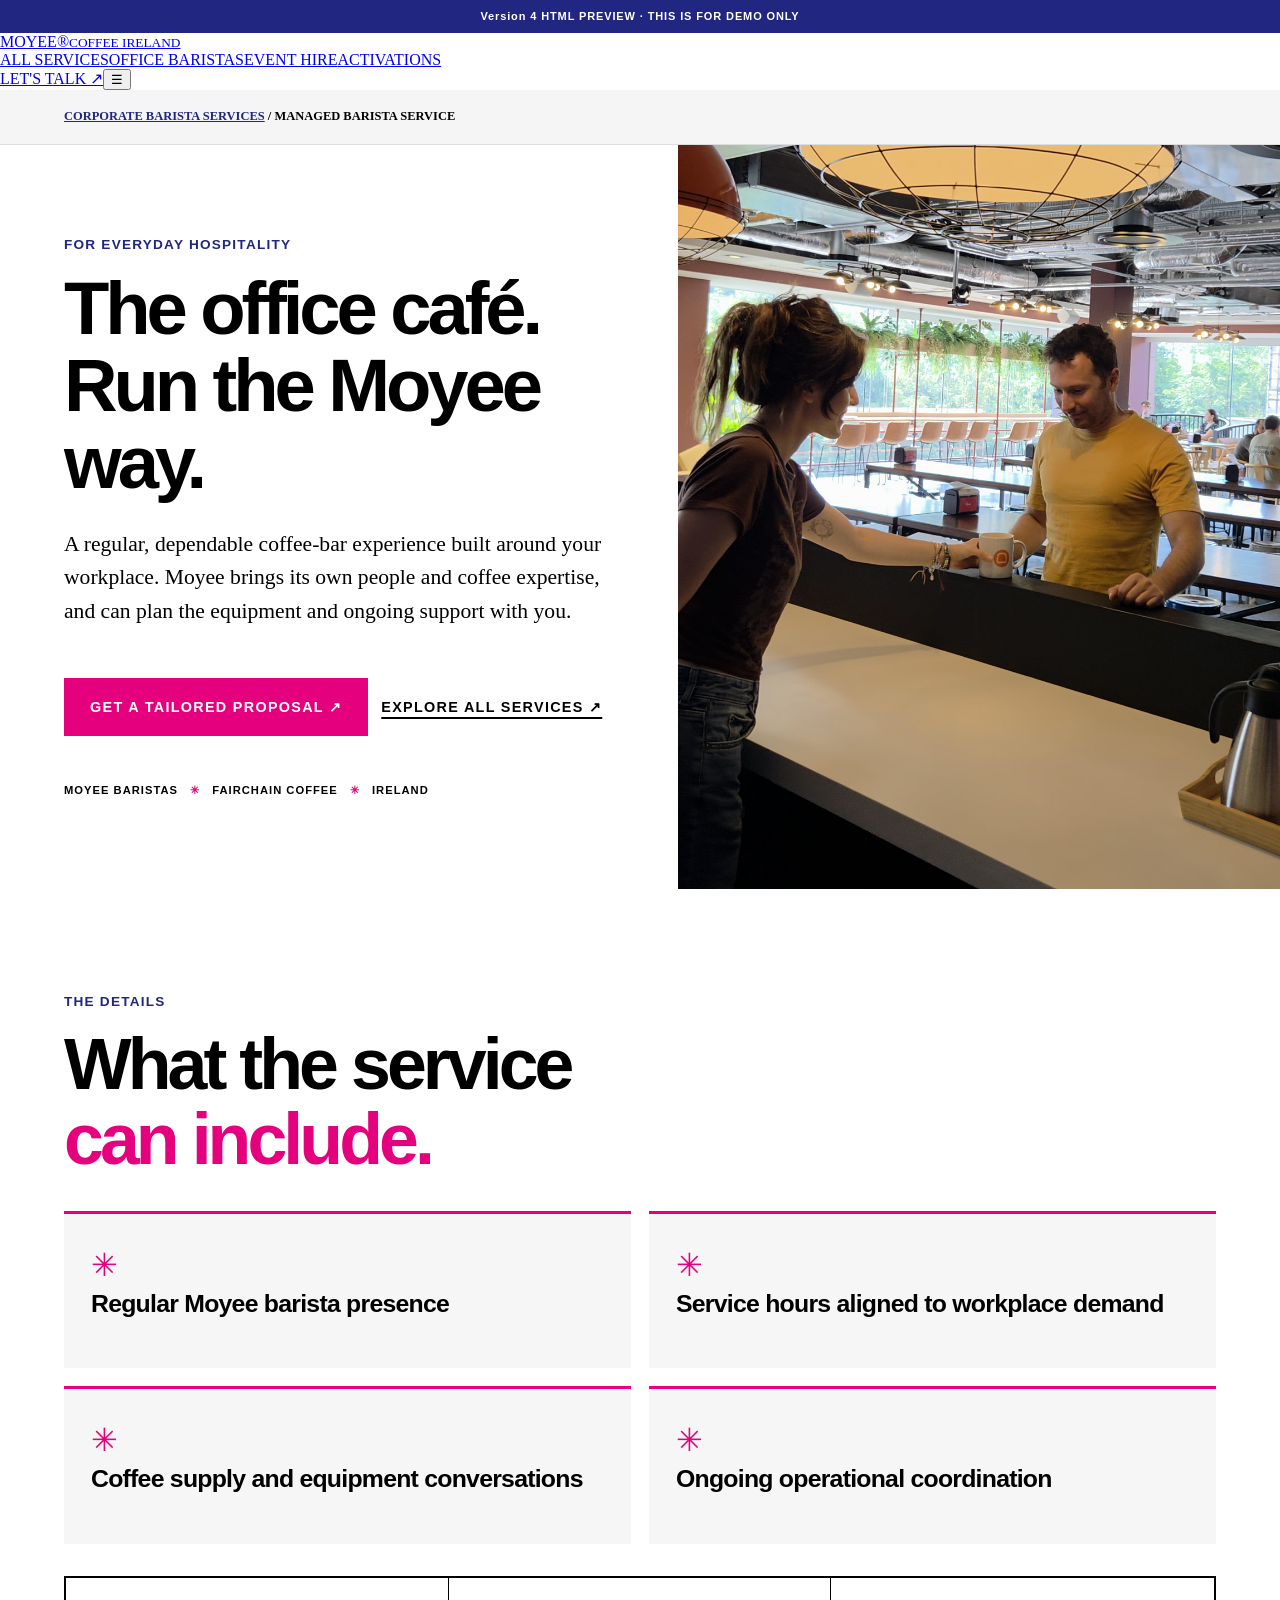
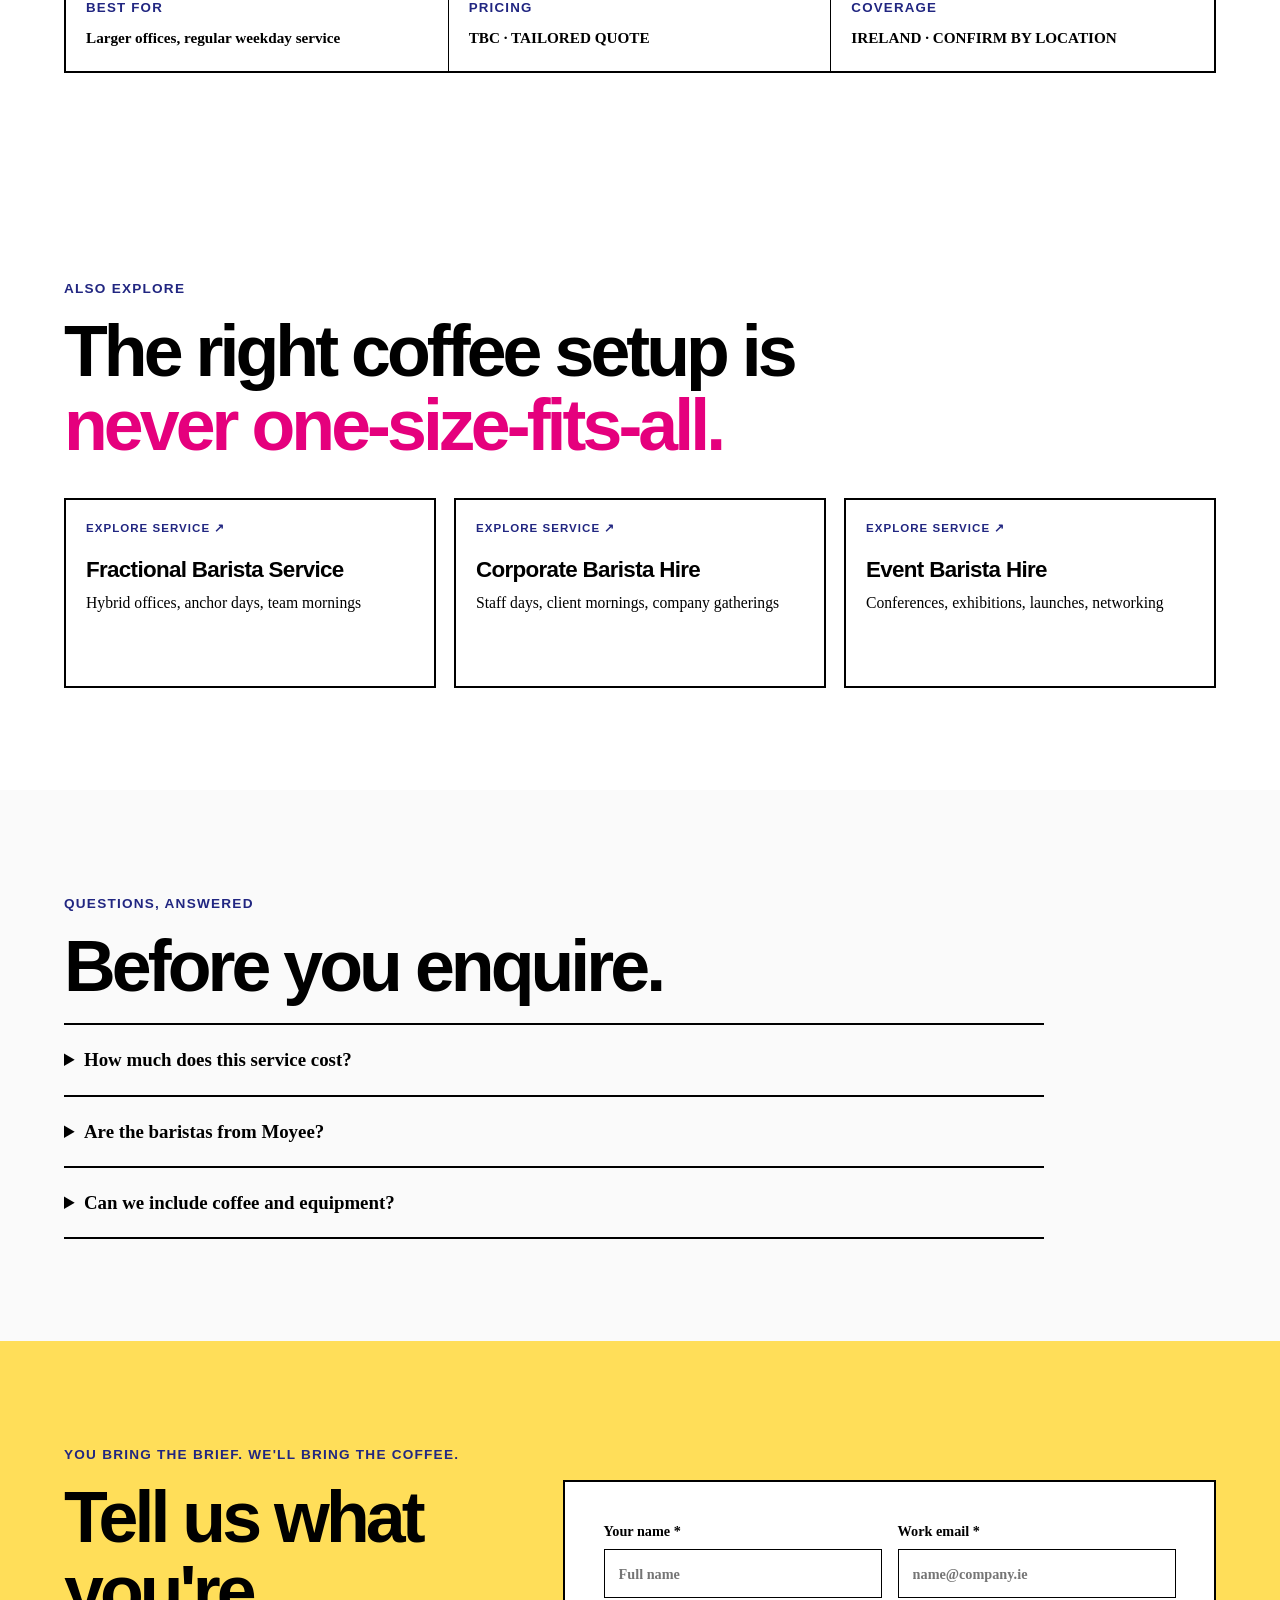
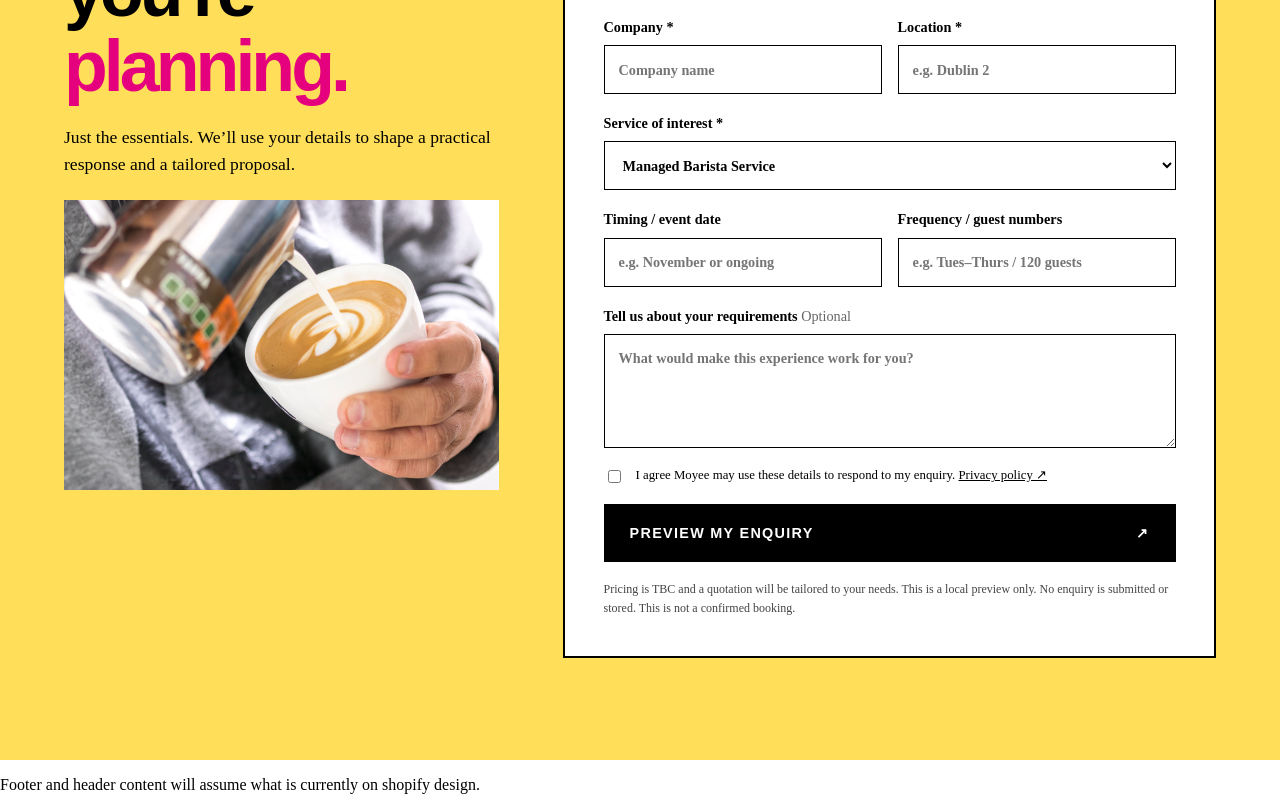
<file: barista-as-a-service.html>
<!DOCTYPE html>

<html lang="en-IE"><head><meta charset="utf-8"/><meta content="width=device-width,initial-scale=1" name="viewport"/><title>Office Barista Service Dublin | Flexible Workplace Coffee | Moyee</title><meta content="Moyee office baristas for hybrid teams, regular workplace coffee bars and temporary cover. Explore flexible barista support in Dublin and enquire." name="description"/><link href="https://moyeecoffee.ie/pages/barista-as-a-service" rel="canonical"/><meta content="#e5007d" name="theme-color"/><meta content="website" property="og:type"/><meta content="Office Barista Service Dublin | Flexible Workplace Coffee | Moyee" property="og:title"/><meta content="Moyee office baristas for hybrid teams, regular workplace coffee bars and temporary cover. Explore flexible barista support in Dublin and enquire." property="og:description"/><meta content="https://moyeecoffee.ie/pages/barista-as-a-service" property="og:url"/><link href="assets/moyee-barista.css" rel="stylesheet"/><link href="assets/preview.css" rel="stylesheet"/><script defer="" src="assets/preview.js"></script><script type="application/ld+json">{"@context": "https://schema.org", "@type": "WebPage", "name": "Office Barista Service Dublin | Flexible Workplace Coffee | Moyee", "url": "https://moyeecoffee.ie/pages/barista-as-a-service", "description": "Moyee office baristas for hybrid teams, regular workplace coffee bars and temporary cover. Explore flexible barista support in Dublin and enquire.", "isPartOf": {"@type": "WebSite", "name": "Moyee Coffee Ireland", "url": "https://moyeecoffee.ie/"}}</script><style id="moyee-managed-clean-images">
/* Managed Barista Service — images are clean, uncropped content, not framed panels. */
.moyee-barista .service-hero .hero-photo.moyee-image-slot,
.moyee-barista .enquiry .form-photo.moyee-image-slot {
  width: min(100%, 605px) !important;
  height: auto !important;
  min-height: 0 !important;
  max-height: none !important;
  aspect-ratio: auto !important;
  padding: 0 !important;
  margin: 0 !important;
  border: 0 !important;
  border-radius: 0 !important;
  outline: none !important;
  box-shadow: none !important;
  background: transparent !important;
  overflow: visible !important;
  display: block !important;
  align-self: center;
  justify-self: center;
}
.moyee-barista .enquiry .form-photo.moyee-image-slot {
  width: min(100%, 500px) !important;
  margin-top: 22px !important;
}
.moyee-barista .moyee-image-slot > img {
  display: block;
  width: 100% !important;
  height: auto !important;
  min-width: 0 !important;
  max-width: 100% !important;
  max-height: none !important;
  aspect-ratio: auto !important;
  object-fit: contain !important;
  object-position: center !important;
  padding: 0 !important;
  margin: 0 !important;
  border: none !important;
  border-radius: 0 !important;
  outline: none !important;
  box-shadow: none !important;
  background: transparent !important;
  position: static !important;
}
/* Display image instead of directions only when it has loaded successfully. */
.moyee-barista .moyee-image-slot.moyee-image-loaded > :not(img) { display: none !important; }
.moyee-barista .moyee-image-slot:not(.moyee-image-loaded) > img { visibility: hidden !important; }
.moyee-barista .moyee-image-slot:not(.moyee-image-loaded) {
  min-height: 170px !important;
}
@media (max-width: 720px) {
  .moyee-barista .service-hero .hero-photo.moyee-image-slot { width: 100% !important; max-width: 518px !important; }
  .moyee-barista .enquiry .form-photo.moyee-image-slot { width: min(100%, 390px) !important; }
}
</style></head><body><div class="preview-ribbon">Version 4 HTML PREVIEW · THIS IS FOR DEMO ONLY</div><header class="top"><a aria-label="Moyee services home" class="wordmark" href="index.html">MOYEE<span>®</span><small>COFFEE IRELAND</small></a><nav aria-label="Main navigation"><a href="index.html">ALL SERVICES</a><a href="barista-as-a-service.html">OFFICE BARISTAS</a><a href="corporate-event-barista-hire.html">EVENT HIRE</a><a href="branded-coffee-activations.html">ACTIVATIONS</a></nav><a class="nav-cta" href="index.html#enquire">LET'S TALK ↗</a><button aria-expanded="false" aria-label="Toggle menu" class="menu" type="button">☰</button></header>
<div class="moyee-barista" data-moyee-barista=""><main><div class="crumb"><a href="index.html">CORPORATE BARISTA SERVICES</a> / MANAGED BARISTA SERVICE</div><section class="service-hero"><div><div class="eyebrow">FOR EVERYDAY HOSPITALITY</div><h1>The office café. Run the Moyee way.</h1><p class="hero-desc">A regular, dependable coffee-bar experience built around your workplace. Moyee brings its own people and coffee expertise, and can plan the equipment and ongoing support with you.</p><div class="cta-row"><a class="btn btn-pink" href="#enquire">GET A TAILORED PROPOSAL ↗</a><a class="text-link" href="index.html#services">EXPLORE ALL SERVICES ↗</a></div><div class="micro-trust">MOYEE BARISTAS <span>✳</span> FAIRCHAIN COFFEE <span>✳</span> IRELAND</div></div><div aria-label="Image placeholder: REAL MOYEE PHOTO: a fully functioning staffed workplace espresso bar during morning service, wide enough to show the office context." class="photo hero-photo moyee-image-slot" data-image-file="moyee-managed-hero.jpg"><img alt="Moyee barista operating a staffed workplace espresso bar during morning service." decoding="async" loading="eager" onerror="this.style.display='none';this.parentElement.classList.remove('moyee-image-loaded')" onload="this.parentElement.classList.add('moyee-image-loaded')" src="assets/moyee-managed-hero.jpg"/><span class="placeholder-chip">PHOTO DIRECTION / REPLACE WITH REAL IMAGE</span><strong>THE SERVICE, IN REAL LIFE</strong><p>REAL MOYEE PHOTO: a fully functioning staffed workplace espresso bar during morning service, wide enough to show the office context.</p><span class="moyee-file-label">ADD IMAGE: assets/moyee-managed-hero.jpg</span></div></section><section class="section"><div class="section-head"><div class="eyebrow">THE DETAILS</div><h2>What the service<br/><em>can include.</em></h2></div><div class="inclusion-grid"><div class="inclusion"><span>✳</span><h3>Regular Moyee barista presence</h3></div><div class="inclusion"><span>✳</span><h3>Service hours aligned to workplace demand</h3></div><div class="inclusion"><span>✳</span><h3>Coffee supply and equipment conversations</h3></div><div class="inclusion"><span>✳</span><h3>Ongoing operational coordination</h3></div></div><div class="info-strip"><div><small>BEST FOR</small><strong>Larger offices, regular weekday service</strong></div><div><small>PRICING</small><strong>TBC · TAILORED QUOTE</strong></div><div><small>COVERAGE</small><strong>IRELAND · CONFIRM BY LOCATION</strong></div></div></section><section class="section"><div class="section-head"><div class="eyebrow">ALSO EXPLORE</div><h2>The right coffee setup is <em>never one-size-fits-all.</em></h2></div><div class="card-grid"><a class="service-card mini" href="barista-as-a-service.html"><div class="card-n">EXPLORE SERVICE ↗</div><h3>Fractional Barista Service</h3><p>Hybrid offices, anchor days, team mornings</p></a><a class="service-card mini" href="corporate-event-barista-hire.html"><div class="card-n">EXPLORE SERVICE ↗</div><h3>Corporate Barista Hire</h3><p>Staff days, client mornings, company gatherings</p></a><a class="service-card mini" href="corporate-event-barista-hire.html"><div class="card-n">EXPLORE SERVICE ↗</div><h3>Event Barista Hire</h3><p>Conferences, exhibitions, launches, networking</p></a></div></section><section class="section faq"><div class="eyebrow">QUESTIONS, ANSWERED</div><h2>Before you enquire.</h2><details><summary>How much does this service cost?</summary><p>Pricing is TBC. We provide tailored quotes based on location, service hours, volume and setup requirements.</p></details><details><summary>Are the baristas from Moyee?</summary><p>Yes, the offer is positioned around Moyee baristas delivering the Moyee coffee experience, subject to availability and agreed service terms.</p></details><details><summary>Can we include coffee and equipment?</summary><p>We can discuss coffee supply, machines and support as part of a tailored workplace setup. Final inclusions are agreed in the proposal.</p></details></section><section class="enquiry section" id="enquire"><div class="eyebrow">YOU BRING THE BRIEF. WE'LL BRING THE COFFEE.</div><div class="form-grid"><div><h2>Tell us what you're <em>planning.</em></h2><p>Just the essentials. We’ll use your details to shape a practical response and a tailored proposal.</p><div aria-label="Image placeholder: REAL MOYEE PHOTO: barista handing a finished coffee across the counter to a smiling client; human, unposed, authentic." class="photo form-photo moyee-image-slot" data-image-file="moyee-managed-enquiry.jpg"><img alt="Moyee barista handing a freshly made coffee to an employee." decoding="async" loading="lazy" onerror="this.style.display='none';this.parentElement.classList.remove('moyee-image-loaded')" onload="this.parentElement.classList.add('moyee-image-loaded')" src="assets/moyee-managed-enquiry.jpg"/><span class="placeholder-chip">PHOTO DIRECTION / REPLACE WITH REAL IMAGE</span><strong>A MOMENT OF CONNECTION</strong><p>REAL MOYEE PHOTO: barista handing a finished coffee across the counter to a smiling client; human, unposed, authentic.</p><span class="moyee-file-label">ADD IMAGE: assets/moyee-managed-enquiry.jpg</span></div></div><form class="lead-form" data-demo-form="" id="MoyeeBaristaEnquiry">
<input name="contact[subject]" type="hidden" value="Moyee B2B Barista Services Enquiry"/>
<input name="contact[origin_page]" type="hidden" value="https://moyeecoffee.ie/pages/barista-as-a-service"/>
<input id="MoyeeEnquiryBody-barista-as-a-service" name="contact[body]" type="hidden" value="Corporate barista enquiry submitted via Office Barista Service Dublin | Moyee Coffee"/>
<div class="two"><label>Your name *<input autocomplete="name" name="contact[name]" placeholder="Full name" required=""/></label><label>Work email *<input autocomplete="email" name="contact[email]" placeholder="name@company.ie" required="" type="email"/></label></div>
<div class="two"><label>Company *<input autocomplete="organization" name="contact[company]" placeholder="Company name" required=""/></label><label>Location *<input name="contact[location]" placeholder="e.g. Dublin 2" required=""/></label></div>
<label>Service of interest *<select id="MoyeeServiceSelect-barista-as-a-service" name="contact[service]" required=""><option value="Fractional Barista Service">Fractional Barista Service</option><option selected="selected" value="Managed Barista Service">Managed Barista Service</option><option value="Corporate Barista Hire">Corporate Barista Hire</option><option value="Event Barista Hire">Event Barista Hire</option><option value="Temporary Barista Cover">Temporary Barista Cover</option><option value="Coffee Bar &amp; Barista Package">Coffee Bar &amp; Barista Package</option><option value="Brand &amp; Coffee Activations">Brand &amp; Coffee Activations</option><option value="Not sure yet — help me choose">Not sure yet — help me choose</option></select></label>
<div class="two"><label>Timing / event date<input name="contact[timing]" placeholder="e.g. November or ongoing"/></label><label>Frequency / guest numbers<input name="contact[scale]" placeholder="e.g. Tues–Thurs / 120 guests"/></label></div>
<label>Tell us about your requirements <span class="optional">Optional</span><textarea name="contact[requirements]" placeholder="What would make this experience work for you?" rows="4"></textarea></label>
<label class="consent"><input name="moyee_consent" required="" type="checkbox"/> <span>I agree Moyee may use these details to respond to my enquiry. <a href="https://moyeecoffee.ie/policies/privacy-policy">Privacy policy ↗</a></span></label>
<button class="btn btn-black" type="submit">PREVIEW MY ENQUIRY <span>↗</span></button>
<p class="form-micro">Pricing is TBC and a quotation will be tailored to your needs. This is a local preview only. No enquiry is submitted or stored. This is not a confirmed booking.</p>
</form></div></section></main></div>
<footer><div></div><p>Footer and header content will assume what is currently on shopify design.</p></div></footer><script></script>
</file>
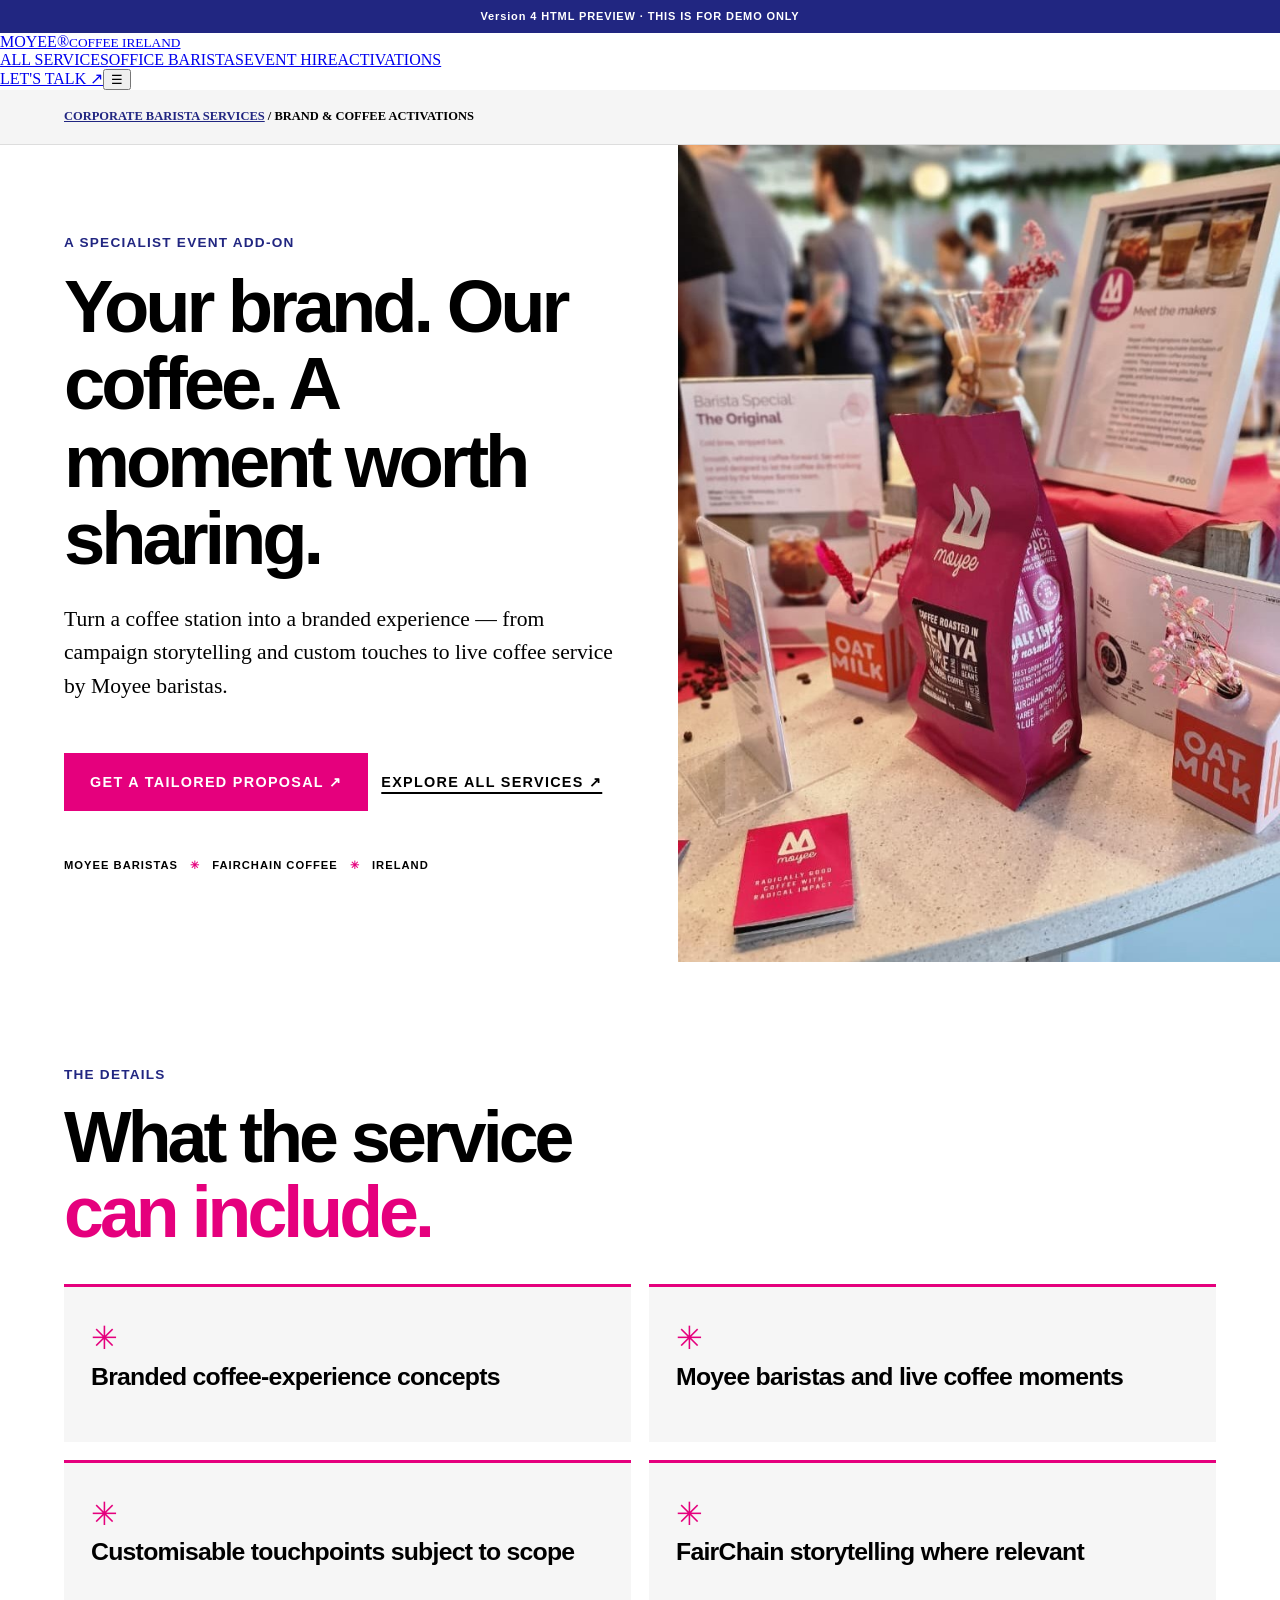
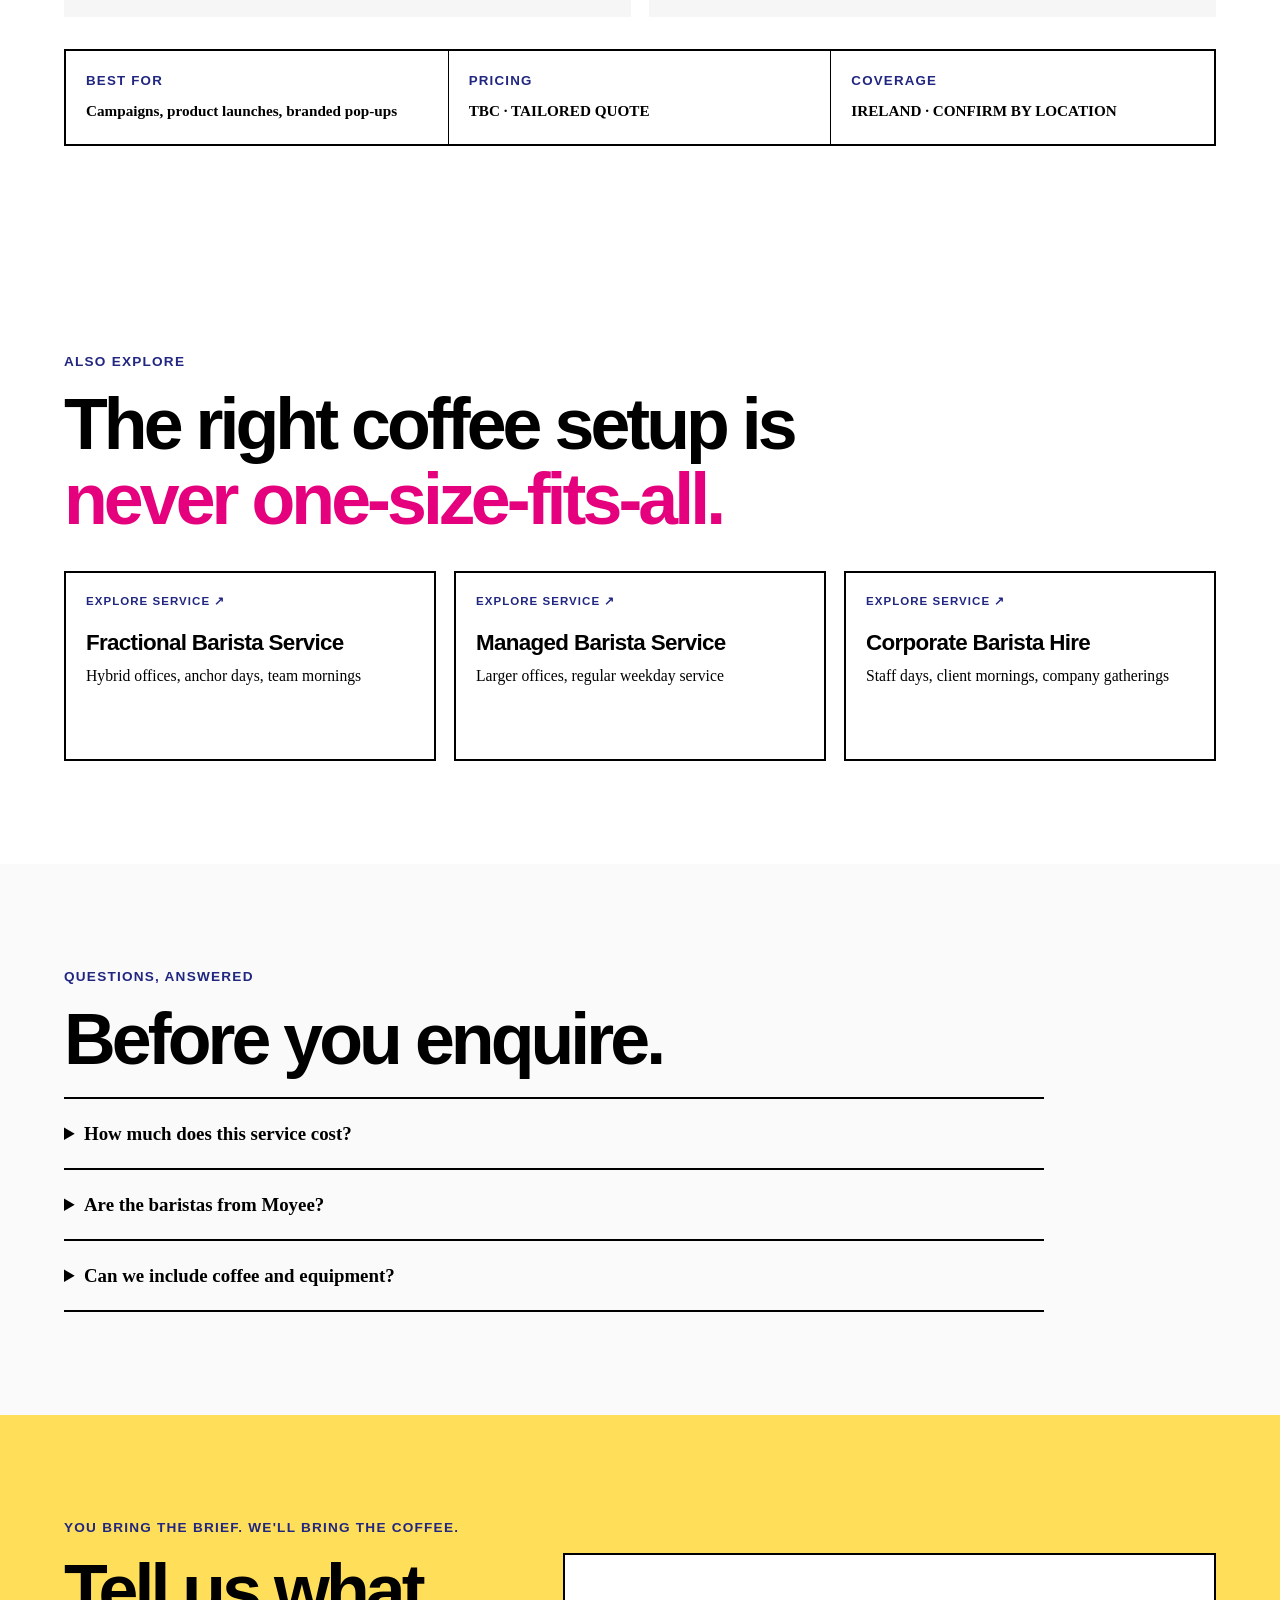
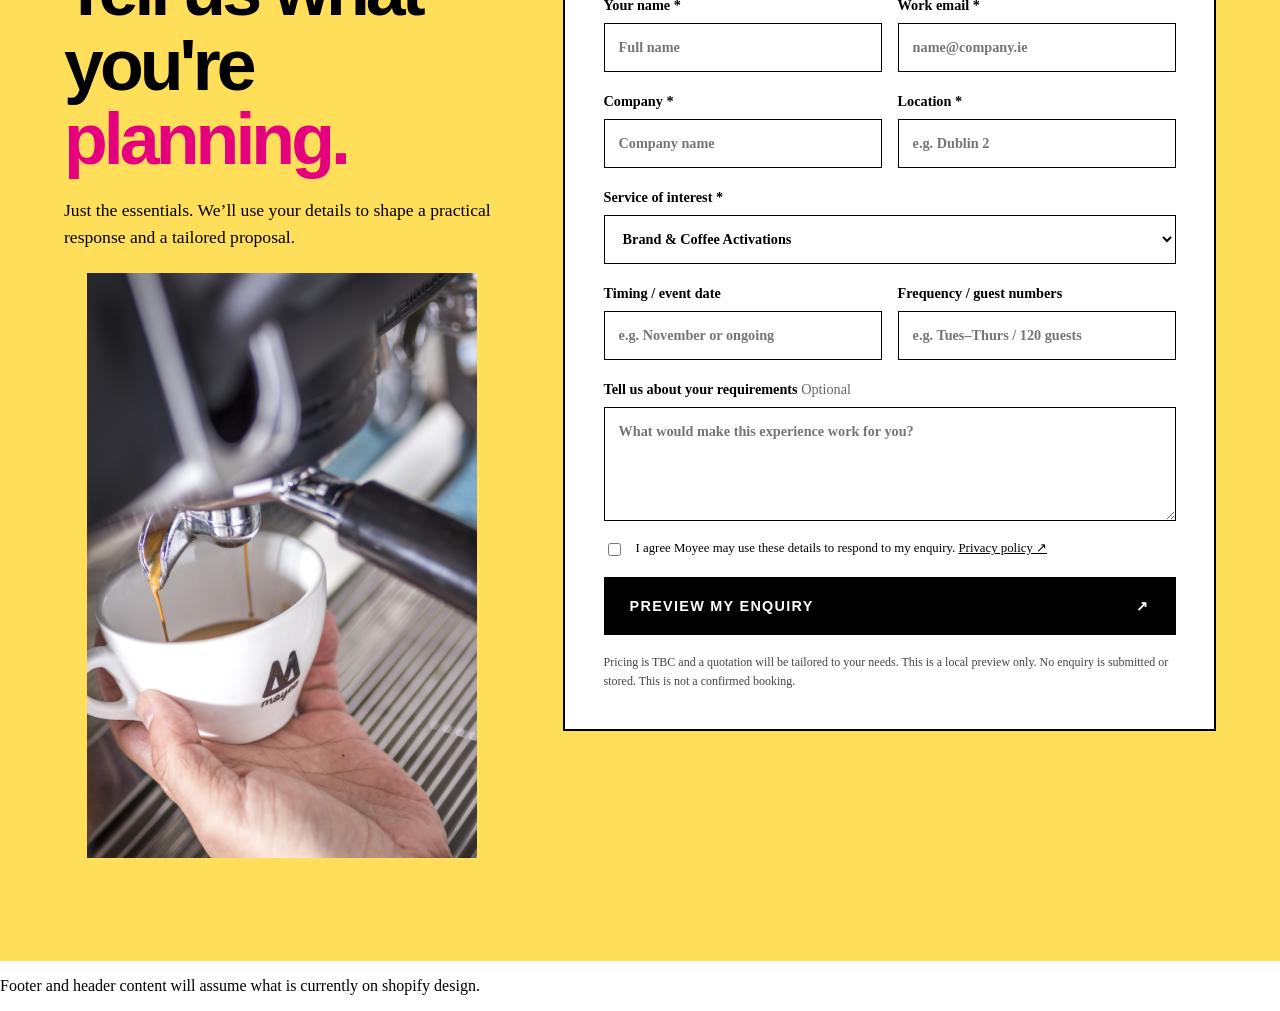
<file: branded-coffee-activations.html>
<!DOCTYPE html>

<html lang="en-IE"><head><meta charset="utf-8"/><meta content="width=device-width,initial-scale=1" name="viewport"/><title>Branded Coffee Activations Ireland | Moyee Coffee</title><meta content="Create branded coffee experiences for launches, campaigns and corporate events with Moyee Coffee Ireland. Explore tailored activation options." name="description"/><link href="https://moyeecoffee.ie/pages/branded-coffee-activations" rel="canonical"/><meta content="#e5007d" name="theme-color"/><meta content="website" property="og:type"/><meta content="Branded Coffee Activations Ireland | Moyee Coffee" property="og:title"/><meta content="Create branded coffee experiences for launches, campaigns and corporate events with Moyee Coffee Ireland. Explore tailored activation options." property="og:description"/><meta content="https://moyeecoffee.ie/pages/branded-coffee-activations" property="og:url"/><link href="assets/moyee-barista.css" rel="stylesheet"/><link href="assets/preview.css" rel="stylesheet"/><script defer="" src="assets/preview.js"></script><script type="application/ld+json">{"@context": "https://schema.org", "@type": "WebPage", "name": "Branded Coffee Activations Ireland | Moyee Coffee", "url": "https://moyeecoffee.ie/pages/branded-coffee-activations", "description": "Create branded coffee experiences for launches, campaigns and corporate events with Moyee Coffee Ireland. Explore tailored activation options.", "isPartOf": {"@type": "WebSite", "name": "Moyee Coffee Ireland", "url": "https://moyeecoffee.ie/"}}</script><style id="moyee-activation-images-fixed">
/* Brand Activations: direct image display, no frames, no crop. */
.moyee-barista .service-hero .hero-photo.moyee-image-slot,
.moyee-barista .enquiry .form-photo.moyee-image-slot {
  position: relative !important;
  display: block !important;
  width: min(100%, 756px) !important;
  height: auto !important;
  min-height: 0 !important;
  max-height: none !important;
  aspect-ratio: auto !important;
  margin-left: auto !important;
  margin-right: auto !important;
  padding: 0 !important;
  border: none !important;
  border-radius: 0 !important;
  outline: none !important;
  box-shadow: none !important;
  background: transparent !important;
  overflow: visible !important;
  align-self: center;
  justify-self: center;
}
.moyee-barista .enquiry .form-photo.moyee-image-slot { width: min(100%, 390px) !important; margin-top: 22px !important; }
.moyee-barista .moyee-image-slot::before,
.moyee-barista .moyee-image-slot::after { content: none !important; display: none !important; }
/* Show real images by default. Do not rely on CSS loaded-state class. */
.moyee-barista .moyee-image-slot > img {
  display: block !important;
  position: static !important;
  inset: auto !important;
  float: none !important;
  width: 100% !important;
  max-width: 100% !important;
  height: auto !important;
  max-height: none !important;
  aspect-ratio: auto !important;
  object-fit: contain !important;
  object-position: center !important;
  margin: 0 !important;
  padding: 0 !important;
  border: 0 !important;
  border-radius: 0 !important;
  box-shadow: none !important;
  opacity: 1 !important;
  visibility: visible !important;
}
.moyee-barista .moyee-image-slot > img[hidden] { display: none !important; }
.moyee-barista .moyee-image-slot > :not(img) { display: none !important; }
/* Only show the descriptive fallback when every matching image filename fails. */
.moyee-barista .moyee-image-slot.image-missing > :not(img) { display: block !important; }
.moyee-barista .moyee-image-slot.image-missing { min-height: 160px !important; padding: 18px !important; }
@media (max-width:720px) {
  .moyee-barista .service-hero .hero-photo.moyee-image-slot { width: min(100%, 648px) !important; }
  .moyee-barista .enquiry .form-photo.moyee-image-slot { width: min(100%, 330px) !important; }
}
</style></head><body><div class="preview-ribbon">Version 4 HTML PREVIEW · THIS IS FOR DEMO ONLY</div><header class="top"><a aria-label="Moyee services home" class="wordmark" href="index.html">MOYEE<span>®</span><small>COFFEE IRELAND</small></a><nav aria-label="Main navigation"><a href="index.html">ALL SERVICES</a><a href="barista-as-a-service.html">OFFICE BARISTAS</a><a href="corporate-event-barista-hire.html">EVENT HIRE</a><a href="branded-coffee-activations.html">ACTIVATIONS</a></nav><a class="nav-cta" href="index.html#enquire">LET'S TALK ↗</a><button aria-expanded="false" aria-label="Toggle menu" class="menu" type="button">☰</button></header>
<div class="moyee-barista" data-moyee-barista=""><main><div class="crumb"><a href="index.html">CORPORATE BARISTA SERVICES</a> / BRAND &amp; COFFEE ACTIVATIONS</div><section class="service-hero"><div><div class="eyebrow">A SPECIALIST EVENT ADD-ON</div><h1>Your brand. Our coffee. A moment worth sharing.</h1><p class="hero-desc">Turn a coffee station into a branded experience — from campaign storytelling and custom touches to live coffee service by Moyee baristas.</p><div class="cta-row"><a class="btn btn-pink" href="#enquire">GET A TAILORED PROPOSAL ↗</a><a class="text-link" href="index.html#services">EXPLORE ALL SERVICES ↗</a></div><div class="micro-trust">MOYEE BARISTAS <span>✳</span> FAIRCHAIN COFFEE <span>✳</span> IRELAND</div></div><div class="photo hero-photo moyee-image-slot" data-image-file="moyee-activations-hero.jpeg"><img alt="Moyee branded coffee activation with baristas serving guests at an event" data-base="assets/moyee-activations-hero" data-original-src="assets/moyee-activations-hero.jpeg" decoding="async" loading="eager" src="assets/moyee-activations-hero.jpeg"/><span class="placeholder-chip">PHOTO DIRECTION / REPLACE WITH REAL IMAGE</span><strong>THE SERVICE, IN REAL LIFE</strong><p>REAL MOYEE PHOTO: branded activation with custom cups or signage and guests engaging with Moyee baristas; show branding and crowd.</p><span class="moyee-file-label">ADD IMAGE: assets/moyee-activations-hero.jpeg</span></div></section><section class="section"><div class="section-head"><div class="eyebrow">THE DETAILS</div><h2>What the service<br/><em>can include.</em></h2></div><div class="inclusion-grid"><div class="inclusion"><span>✳</span><h3>Branded coffee-experience concepts</h3></div><div class="inclusion"><span>✳</span><h3>Moyee baristas and live coffee moments</h3></div><div class="inclusion"><span>✳</span><h3>Customisable touchpoints subject to scope</h3></div><div class="inclusion"><span>✳</span><h3>FairChain storytelling where relevant</h3></div></div><div class="info-strip"><div><small>BEST FOR</small><strong>Campaigns, product launches, branded pop-ups</strong></div><div><small>PRICING</small><strong>TBC · TAILORED QUOTE</strong></div><div><small>COVERAGE</small><strong>IRELAND · CONFIRM BY LOCATION</strong></div></div></section><section class="section"><div class="section-head"><div class="eyebrow">ALSO EXPLORE</div><h2>The right coffee setup is <em>never one-size-fits-all.</em></h2></div><div class="card-grid"><a class="service-card mini" href="barista-as-a-service.html"><div class="card-n">EXPLORE SERVICE ↗</div><h3>Fractional Barista Service</h3><p>Hybrid offices, anchor days, team mornings</p></a><a class="service-card mini" href="barista-as-a-service.html"><div class="card-n">EXPLORE SERVICE ↗</div><h3>Managed Barista Service</h3><p>Larger offices, regular weekday service</p></a><a class="service-card mini" href="corporate-event-barista-hire.html"><div class="card-n">EXPLORE SERVICE ↗</div><h3>Corporate Barista Hire</h3><p>Staff days, client mornings, company gatherings</p></a></div></section><section class="section faq"><div class="eyebrow">QUESTIONS, ANSWERED</div><h2>Before you enquire.</h2><details><summary>How much does this service cost?</summary><p>Pricing is TBC. We provide tailored quotes based on location, service hours, volume and setup requirements.</p></details><details><summary>Are the baristas from Moyee?</summary><p>Yes, the offer is positioned around Moyee baristas delivering the Moyee coffee experience, subject to availability and agreed service terms.</p></details><details><summary>Can we include coffee and equipment?</summary><p>We can discuss coffee supply, machines and support as part of a tailored workplace setup. Final inclusions are agreed in the proposal.</p></details></section><section class="enquiry section" id="enquire"><div class="eyebrow">YOU BRING THE BRIEF. WE'LL BRING THE COFFEE.</div><div class="form-grid"><div><h2>Tell us what you're <em>planning.</em></h2><p>Just the essentials. We’ll use your details to shape a practical response and a tailored proposal.</p><div class="photo form-photo moyee-image-slot" data-image-file="moyee-activations-enquiry.jpg"><img alt="Moyee barista serving coffee to a guest at a branded event" data-base="assets/moyee-activations-enquiry" data-original-src="assets/moyee-activations-enquiry.jpg" decoding="async" loading="lazy" src="assets/moyee-activations-enquiry.jpg"/><span class="placeholder-chip">PHOTO DIRECTION / REPLACE WITH REAL IMAGE</span><strong>A MOMENT OF CONNECTION</strong><p>REAL MOYEE PHOTO: barista handing a finished coffee across the counter to a smiling client; human, unposed, authentic.</p><span class="moyee-file-label">ADD IMAGE: assets/moyee-activations-enquiry.jpg</span></div></div><form class="lead-form" data-demo-form="" id="MoyeeBaristaEnquiry">
<input name="contact[subject]" type="hidden" value="Moyee B2B Barista Services Enquiry"/>
<input name="contact[origin_page]" type="hidden" value="https://moyeecoffee.ie/pages/branded-coffee-activations"/>
<input id="MoyeeEnquiryBody-branded-coffee-activations" name="contact[body]" type="hidden" value="Corporate barista enquiry submitted via Branded Coffee Activations Ireland | Moyee Coffee"/>
<div class="two"><label>Your name *<input autocomplete="name" name="contact[name]" placeholder="Full name" required=""/></label><label>Work email *<input autocomplete="email" name="contact[email]" placeholder="name@company.ie" required="" type="email"/></label></div>
<div class="two"><label>Company *<input autocomplete="organization" name="contact[company]" placeholder="Company name" required=""/></label><label>Location *<input name="contact[location]" placeholder="e.g. Dublin 2" required=""/></label></div>
<label>Service of interest *<select id="MoyeeServiceSelect-branded-coffee-activations" name="contact[service]" required=""><option value="Fractional Barista Service">Fractional Barista Service</option><option value="Managed Barista Service">Managed Barista Service</option><option value="Corporate Barista Hire">Corporate Barista Hire</option><option value="Event Barista Hire">Event Barista Hire</option><option value="Temporary Barista Cover">Temporary Barista Cover</option><option value="Coffee Bar &amp; Barista Package">Coffee Bar &amp; Barista Package</option><option selected="selected" value="Brand &amp; Coffee Activations">Brand &amp; Coffee Activations</option><option value="Not sure yet — help me choose">Not sure yet — help me choose</option></select></label>
<div class="two"><label>Timing / event date<input name="contact[timing]" placeholder="e.g. November or ongoing"/></label><label>Frequency / guest numbers<input name="contact[scale]" placeholder="e.g. Tues–Thurs / 120 guests"/></label></div>
<label>Tell us about your requirements <span class="optional">Optional</span><textarea name="contact[requirements]" placeholder="What would make this experience work for you?" rows="4"></textarea></label>
<label class="consent"><input name="moyee_consent" required="" type="checkbox"/> <span>I agree Moyee may use these details to respond to my enquiry. <a href="https://moyeecoffee.ie/policies/privacy-policy">Privacy policy ↗</a></span></label>
<button class="btn btn-black" type="submit">PREVIEW MY ENQUIRY <span>↗</span></button>
<p class="form-micro">Pricing is TBC and a quotation will be tailored to your needs. This is a local preview only. No enquiry is submitted or stored. This is not a confirmed booking.</p>
</form></div></section></main></div>
<footer><div></div><p>Footer and header content will assume what is currently on shopify design.</p></div></footer><script>
// Local preview: load the supplied photo even if its extension is jpg/JPG/jpeg/JPEG.
// Keep the descriptive placeholder if the file genuinely cannot be found.
document.querySelectorAll('.moyee-image-slot > img').forEach((img) => {
  const holder = img.parentElement;
  const base = img.dataset.base;
  const original = img.dataset.originalSrc;
  const options = [original, ...['.jpg','.jpeg','.JPG','.JPEG'].map(ext => base + ext)]
    .filter((v,i,a) => a.indexOf(v) === i);
  let index = 0;
  function fail() {
    index += 1;
    if (index < options.length) img.src = options[index];
    else { img.hidden = true; holder.classList.add('image-missing'); }
  }
  img.addEventListener('load', () => { img.hidden = false; holder.classList.remove('image-missing'); });
  img.addEventListener('error', fail);
  // Handle cached images and failed cached requests after handlers are attached.
  if (img.complete) {
    if (img.naturalWidth > 0) holder.classList.remove('image-missing');
    else fail();
  }
});
</script></body></html>
</file>
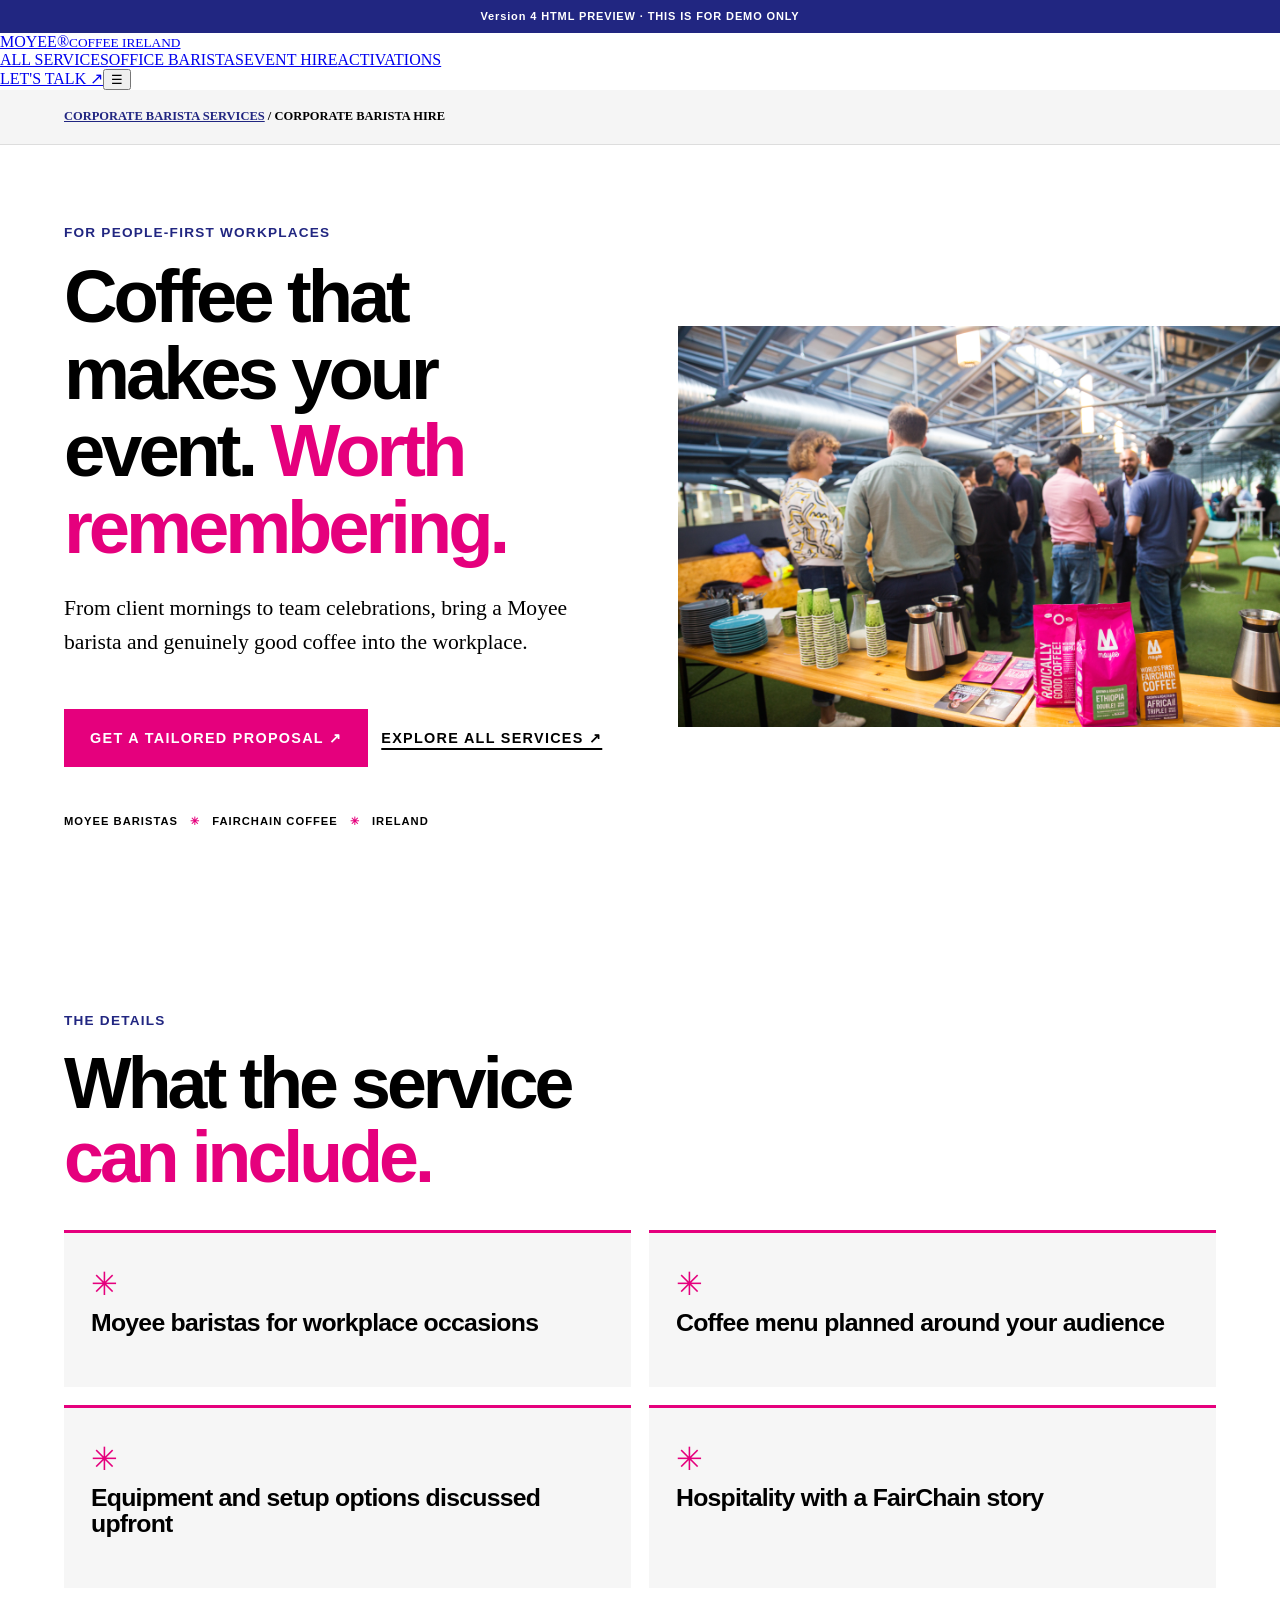
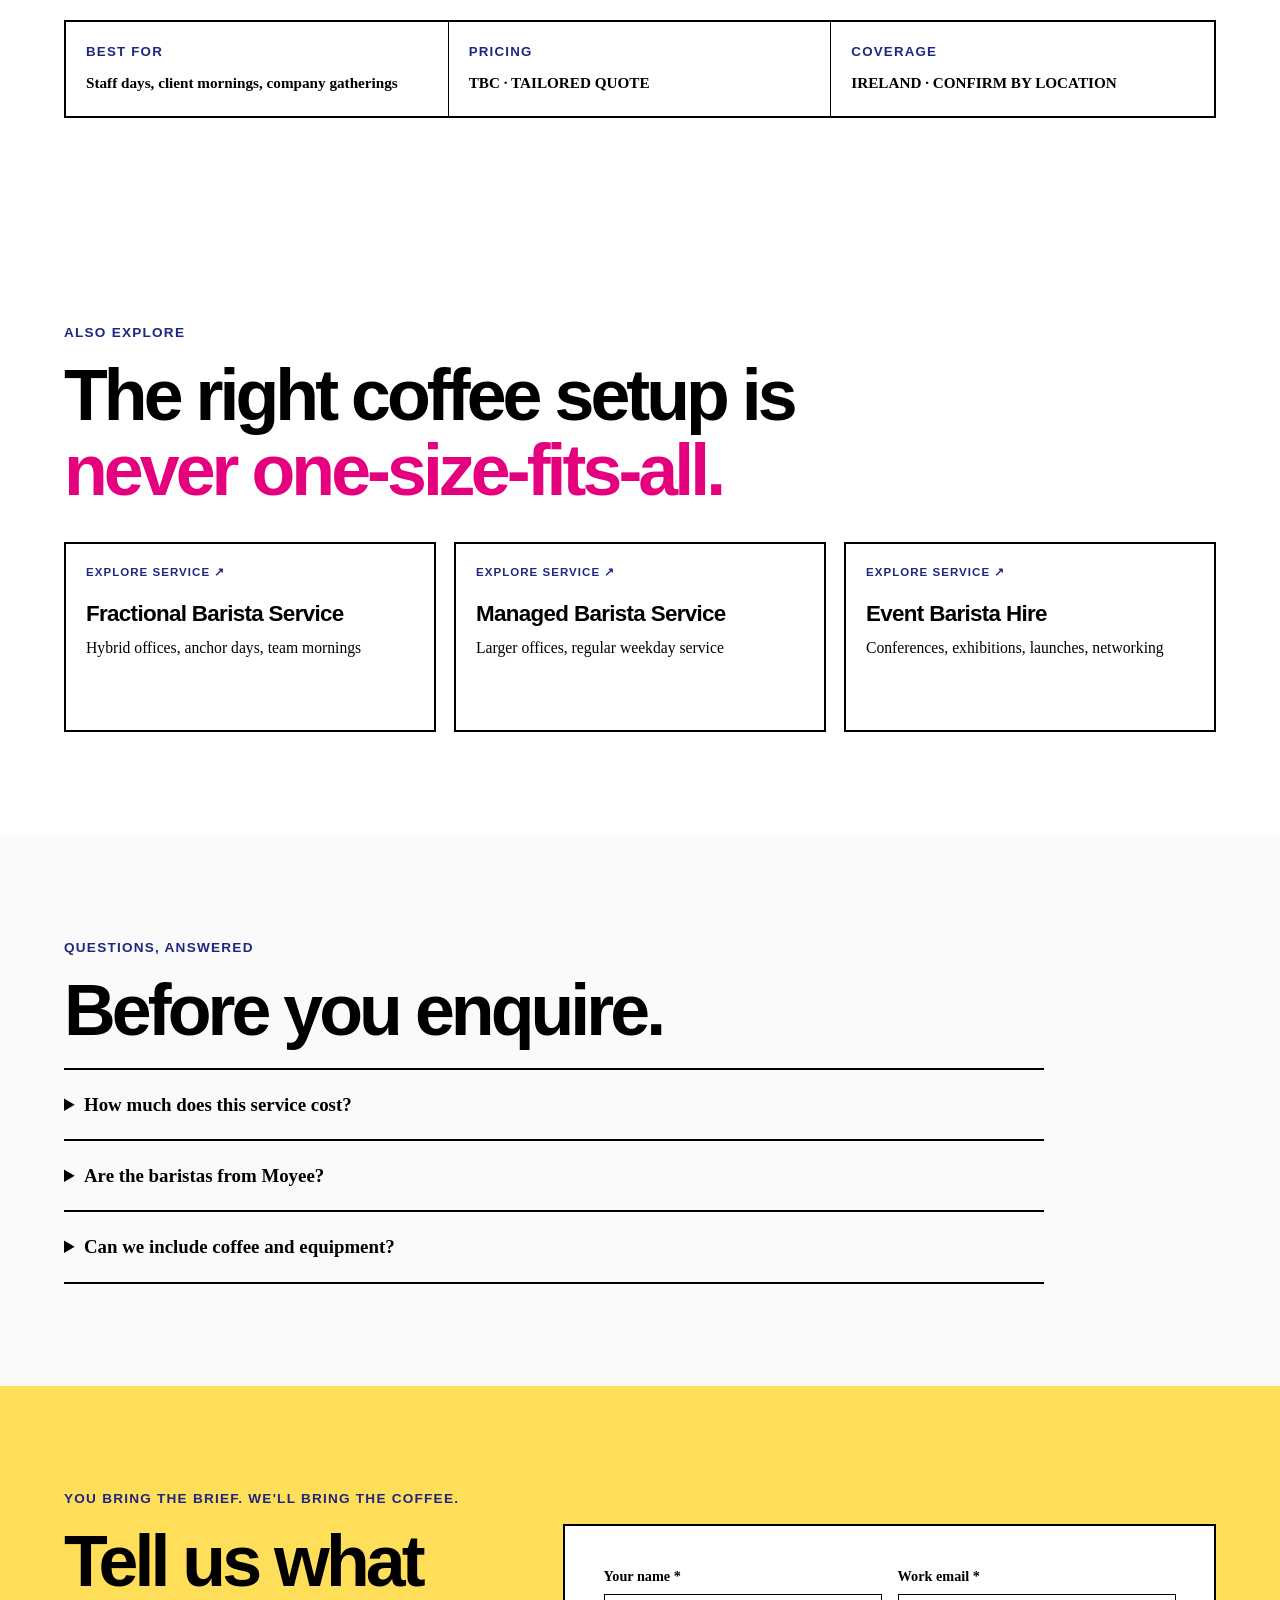
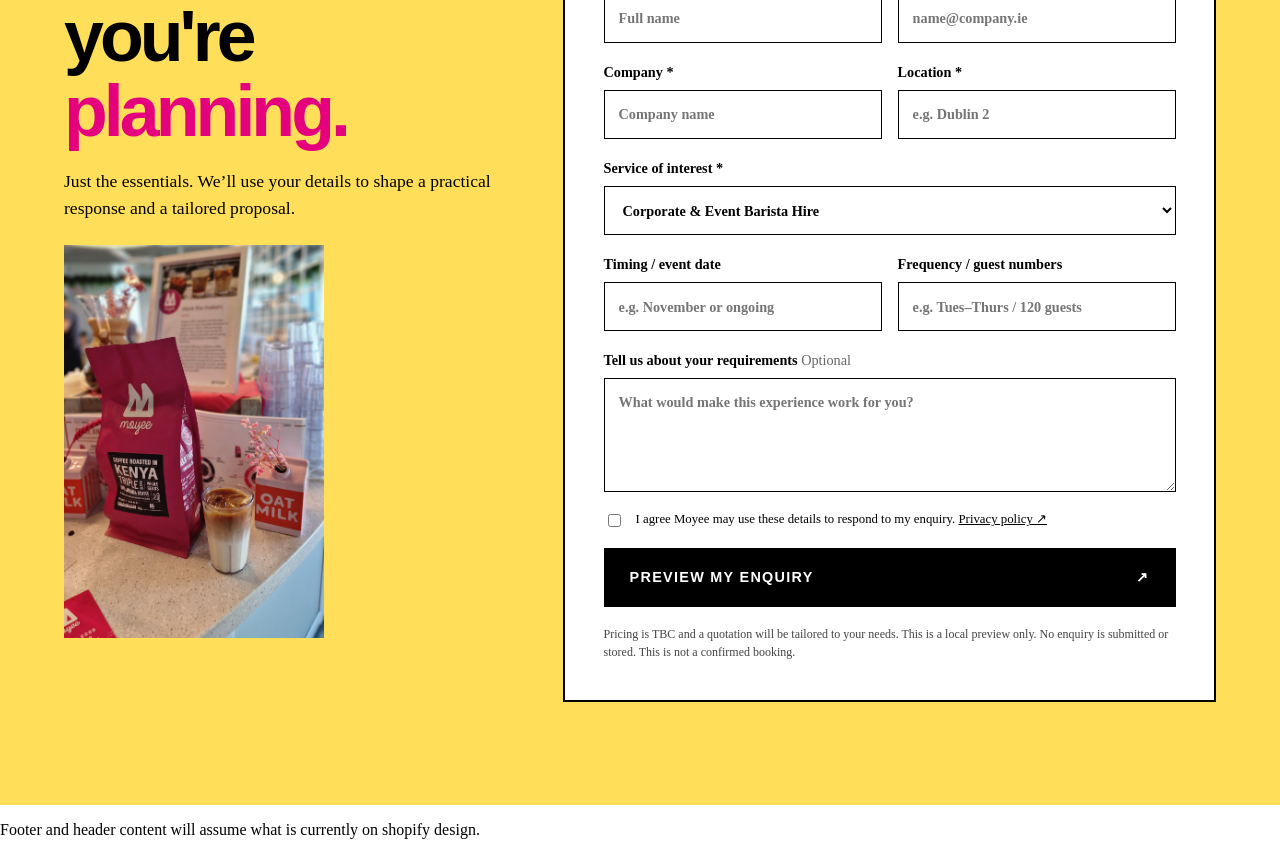
<file: corporate-event-barista-hire.html>
<!DOCTYPE html>
<html lang="en-IE"><head><meta charset="utf-8"/><meta content="width=device-width,initial-scale=1" name="viewport"/><title>Corporate &amp; Event Barista Hire Dublin | Moyee Coffee</title><meta content="Hire Moyee baristas for corporate gatherings, conferences, exhibitions and company events in Dublin and beyond. Enquire for a tailored coffee experience." name="description"/><link href="https://moyeecoffee.ie/pages/corporate-event-barista-hire" rel="canonical"/><meta content="#e5007d" name="theme-color"/><meta content="website" property="og:type"/><meta content="Corporate &amp; Event Barista Hire Dublin | Moyee Coffee" property="og:title"/><meta content="Hire Moyee baristas for corporate gatherings, conferences, exhibitions and company events in Dublin and beyond. Enquire for a tailored coffee experience." property="og:description"/><meta content="https://moyeecoffee.ie/pages/corporate-event-barista-hire" property="og:url"/><link href="assets/moyee-barista.css" rel="stylesheet"/><link href="assets/preview.css" rel="stylesheet"/><script defer="" src="assets/preview.js"></script><script type="application/ld+json">{"@context": "https://schema.org", "@type": "WebPage", "name": "Corporate & Event Barista Hire Dublin | Moyee Coffee", "url": "https://moyeecoffee.ie/pages/corporate-event-barista-hire", "description": "Hire Moyee baristas for corporate gatherings, conferences, exhibitions and company events in Dublin and beyond. Enquire for a tailored coffee experience.", "isPartOf": {"@type": "WebSite", "name": "Moyee Coffee Ireland", "url": "https://moyeecoffee.ie/"}}</script><style id="moyee-corporate-clean-photos">
/* Corporate & Event Hire: clean images with natural aspect ratios. */
.moyee-barista .service-hero .hero-photo.moyee-image-slot,
.moyee-barista .enquiry .form-photo.moyee-image-slot {
  box-sizing: border-box !important;
  height: auto !important;
  min-height: 0 !important;
  max-height: none !important;
  aspect-ratio: auto !important;
  padding: 0 !important;
  border: 0 !important;
  outline: 0 !important;
  border-radius: 0 !important;
  box-shadow: none !important;
  background: transparent !important;
  overflow: visible !important;
  display: block !important;
  align-self: center;
  justify-self: center;
}
.moyee-barista .service-hero .hero-photo.moyee-image-slot { width: min(100%, 756px) !important; }
.moyee-barista .enquiry .form-photo.moyee-image-slot { width: min(100%, 260px) !important; margin-top: 22px !important; }
.moyee-barista .moyee-image-slot > img {
  display: block !important;
  visibility: hidden !important;
  position: static !important;
  width: 100% !important;
  height: auto !important;
  min-width: 0 !important;
  max-width: 100% !important;
  max-height: none !important;
  aspect-ratio: auto !important;
  object-fit: contain !important;
  padding: 0 !important;
  margin: 0 !important;
  border: 0 !important;
  border-radius: 0 !important;
  box-shadow: none !important;
}
.moyee-barista .moyee-image-slot.moyee-image-loaded > img { display: block !important; visibility: visible !important; }
.moyee-barista .moyee-image-slot.moyee-image-loaded > :not(img) { display: none !important; }
.moyee-barista .moyee-image-slot:not(.moyee-image-loaded) { min-height: 170px !important; }
@media (max-width: 720px) {
  .moyee-barista .service-hero .hero-photo.moyee-image-slot { width: min(100%, 648px) !important; }
  .moyee-barista .enquiry .form-photo.moyee-image-slot { width: min(100%, 260px) !important; }
}
</style></head><body><div class="preview-ribbon">Version 4 HTML PREVIEW · THIS IS FOR DEMO ONLY</div><header class="top"><a aria-label="Moyee services home" class="wordmark" href="index.html">MOYEE<span>®</span><small>COFFEE IRELAND</small></a><nav aria-label="Main navigation"><a href="index.html">ALL SERVICES</a><a href="barista-as-a-service.html">OFFICE BARISTAS</a><a href="corporate-event-barista-hire.html">EVENT HIRE</a><a href="branded-coffee-activations.html">ACTIVATIONS</a></nav><a class="nav-cta" href="index.html#enquire">LET'S TALK ↗</a><button aria-expanded="false" aria-label="Toggle menu" class="menu" type="button">☰</button></header>
<div class="moyee-barista" data-moyee-barista=""><main><div class="crumb"><a href="index.html">CORPORATE BARISTA SERVICES</a> / CORPORATE BARISTA HIRE</div><section class="service-hero"><div><div class="eyebrow">FOR PEOPLE-FIRST WORKPLACES</div><h1>Coffee that makes your event. <em>Worth remembering.</em></h1><p class="hero-desc">From client mornings to team celebrations, bring a Moyee barista and genuinely good coffee into the workplace.</p><div class="cta-row"><a class="btn btn-pink" href="#enquire">GET A TAILORED PROPOSAL ↗</a><a class="text-link" href="index.html#services">EXPLORE ALL SERVICES ↗</a></div><div class="micro-trust">MOYEE BARISTAS <span>✳</span> FAIRCHAIN COFFEE <span>✳</span> IRELAND</div></div><div class="photo hero-photo moyee-image-slot" data-image-file="moyee-corporate-hire-hero.jpg"><img alt="Moyee barista serving coffee to guests at a corporate event." decoding="async" loading="eager" onerror="this.parentElement.classList.remove('moyee-image-loaded')" onload="this.parentElement.classList.add('moyee-image-loaded')" src="assets/moyee-corporate-hire-hero.jpg"/><span class="placeholder-chip">PHOTO DIRECTION / REPLACE WITH REAL IMAGE</span><strong>THE SERVICE, IN REAL LIFE</strong><p>REAL MOYEE PHOTO: barista serving branded Moyee cups to employees or clients at a corporate office gathering.</p><span class="moyee-file-label">ADD IMAGE: assets/moyee-corporate-hire-hero.jpg</span></div></section><section class="section"><div class="section-head"><div class="eyebrow">THE DETAILS</div><h2>What the service<br/><em>can include.</em></h2></div><div class="inclusion-grid"><div class="inclusion"><span>✳</span><h3>Moyee baristas for workplace occasions</h3></div><div class="inclusion"><span>✳</span><h3>Coffee menu planned around your audience</h3></div><div class="inclusion"><span>✳</span><h3>Equipment and setup options discussed upfront</h3></div><div class="inclusion"><span>✳</span><h3>Hospitality with a FairChain story</h3></div></div><div class="info-strip"><div><small>BEST FOR</small><strong>Staff days, client mornings, company gatherings</strong></div><div><small>PRICING</small><strong>TBC · TAILORED QUOTE</strong></div><div><small>COVERAGE</small><strong>IRELAND · CONFIRM BY LOCATION</strong></div></div></section><section class="section"><div class="section-head"><div class="eyebrow">ALSO EXPLORE</div><h2>The right coffee setup is <em>never one-size-fits-all.</em></h2></div><div class="card-grid"><a class="service-card mini" href="barista-as-a-service.html"><div class="card-n">EXPLORE SERVICE ↗</div><h3>Fractional Barista Service</h3><p>Hybrid offices, anchor days, team mornings</p></a><a class="service-card mini" href="barista-as-a-service.html"><div class="card-n">EXPLORE SERVICE ↗</div><h3>Managed Barista Service</h3><p>Larger offices, regular weekday service</p></a><a class="service-card mini" href="corporate-event-barista-hire.html"><div class="card-n">EXPLORE SERVICE ↗</div><h3>Event Barista Hire</h3><p>Conferences, exhibitions, launches, networking</p></a></div></section><section class="section faq"><div class="eyebrow">QUESTIONS, ANSWERED</div><h2>Before you enquire.</h2><details><summary>How much does this service cost?</summary><p>Pricing is TBC. We provide tailored quotes based on location, service hours, volume and setup requirements.</p></details><details><summary>Are the baristas from Moyee?</summary><p>Yes, the offer is positioned around Moyee baristas delivering the Moyee coffee experience, subject to availability and agreed service terms.</p></details><details><summary>Can we include coffee and equipment?</summary><p>We can discuss coffee supply, machines and support as part of a tailored workplace setup. Final inclusions are agreed in the proposal.</p></details></section><section class="enquiry section" id="enquire"><div class="eyebrow">YOU BRING THE BRIEF. WE'LL BRING THE COFFEE.</div><div class="form-grid"><div><h2>Tell us what you're <em>planning.</em></h2><p>Just the essentials. We’ll use your details to shape a practical response and a tailored proposal.</p><div class="photo form-photo moyee-image-slot" data-image-file="moyee-corporate-hire-enquiry.jpg"><img alt="Moyee barista handing freshly made coffee to a guest." decoding="async" loading="lazy" onerror="this.parentElement.classList.remove('moyee-image-loaded')" onload="this.parentElement.classList.add('moyee-image-loaded')" src="assets/moyee-corporate-hire-enquiry.jpg"/><span class="placeholder-chip">PHOTO DIRECTION / REPLACE WITH REAL IMAGE</span><strong>A MOMENT OF CONNECTION</strong><p>REAL MOYEE PHOTO: barista handing a finished coffee across the counter to a smiling client; human, unposed, authentic.</p><span class="moyee-file-label">ADD IMAGE: assets/moyee-corporate-hire-enquiry.jpg</span></div></div><form class="lead-form" data-demo-form="" id="MoyeeBaristaEnquiry">
<input name="contact[subject]" type="hidden" value="Moyee B2B Barista Services Enquiry"/>
<input name="contact[origin_page]" type="hidden" value="https://moyeecoffee.ie/pages/corporate-event-barista-hire"/>
<input id="MoyeeEnquiryBody-corporate-barista-hire" name="contact[body]" type="hidden" value="Corporate barista enquiry submitted via Corporate Barista Hire Dublin | Moyee Coffee"/>
<div class="two"><label>Your name *<input autocomplete="name" name="contact[name]" placeholder="Full name" required=""/></label><label>Work email *<input autocomplete="email" name="contact[email]" placeholder="name@company.ie" required="" type="email"/></label></div>
<div class="two"><label>Company *<input autocomplete="organization" name="contact[company]" placeholder="Company name" required=""/></label><label>Location *<input name="contact[location]" placeholder="e.g. Dublin 2" required=""/></label></div>
<label>Service of interest *<select id="MoyeeServiceSelect-corporate-barista-hire" name="contact[service]" required=""><option value="Fractional Barista Service">Fractional Barista Service</option><option value="Managed Barista Service">Managed Barista Service</option><option selected="selected" value="Corporate Barista Hire">Corporate &amp; Event Barista Hire</option><option value="Event Barista Hire">Event Barista Hire</option><option value="Temporary Barista Cover">Temporary Barista Cover</option><option value="Coffee Bar &amp; Barista Package">Coffee Bar &amp; Barista Package</option><option value="Brand &amp; Coffee Activations">Brand &amp; Coffee Activations</option><option value="Not sure yet — help me choose">Not sure yet — help me choose</option></select></label>
<div class="two"><label>Timing / event date<input name="contact[timing]" placeholder="e.g. November or ongoing"/></label><label>Frequency / guest numbers<input name="contact[scale]" placeholder="e.g. Tues–Thurs / 120 guests"/></label></div>
<label>Tell us about your requirements <span class="optional">Optional</span><textarea name="contact[requirements]" placeholder="What would make this experience work for you?" rows="4"></textarea></label>
<label class="consent"><input name="moyee_consent" required="" type="checkbox"/> <span>I agree Moyee may use these details to respond to my enquiry. <a href="https://moyeecoffee.ie/policies/privacy-policy">Privacy policy ↗</a></span></label>
<button class="btn btn-black" type="submit">PREVIEW MY ENQUIRY <span>↗</span></button>
<p class="form-micro">Pricing is TBC and a quotation will be tailored to your needs. This is a local preview only. No enquiry is submitted or stored. This is not a confirmed booking.</p>
</form></div></section></main></div>
<footer><div></div><p>Footer and header content will assume what is currently on shopify design.</p></div></footer><script></script>
</file>
<file: assets/moyee-barista.css>
/* Scoped to embedded Moyee barista service sections, not Shopify theme chrome. */
@scope (.moyee-barista) {
/* MOYEE COLOR PALETTE supplied by user. Official fonts require licensed webfont files from Moyee. */
.moyee-barista{--pink:#e5007d;--blue:#212681;--yellow:#ffde59;--white:#fff;--black:#000;--hair:#ddd;--display:'DURK TRIAL','Arial Black','Impact',sans-serif;--narrow:'Alternategotno3ds','Alternate Gothic No3 D','Arial Narrow',sans-serif}*{box-sizing:border-box}html{scroll-behavior:smooth}body{margin:0;background:#fff;color:#000;font-family:Arial,Helvetica,sans-serif;line-height:1.55}a{color:inherit}button,input,textarea,select{font:inherit}button{cursor:pointer}h1,h2,h3,p{margin-top:0}h1,h2,h3{line-height:1.04}h1,h2{font-family:var(--display);font-weight:900;letter-spacing:-.055em}h1{font-size:clamp(3.2rem,7.7vw,8.2rem);margin-bottom:26px}h2{font-size:clamp(2.7rem,5.6vw,6.3rem);margin-bottom:20px}h3{font-family:var(--display);font-size:1.55rem;letter-spacing:-.03em}h1 em,h2 em{font-style:normal;color:var(--pink)}.eyebrow,.btn,.text-link,.card-link,.nav-cta,.top nav,.wordmark small,.card-n,.micro-trust,.placeholder-chip,.info-strip small,.footer-logo{font-family:var(--narrow);font-weight:800;letter-spacing:.09em}.eyebrow{font-size:.85rem;color:var(--blue);margin-bottom:15px}.top{position:sticky;top:0;z-index:50;background:var(--white);min-height:83px;border-bottom:2px solid #000;display:flex;align-items:center;justify-content:space-between;gap:18px;padding:10px clamp(20px,4vw,72px)}.wordmark{font-family:var(--display);font-weight:1000;font-size:2rem;letter-spacing:-.095em;text-decoration:none;line-height:.78;display:flex;align-items:baseline;gap:1px}.wordmark>span{color:var(--pink);font-size:.7em}.wordmark small{font-size:.51rem;letter-spacing:.15em;display:block;align-self:end;line-height:1.3;margin-left:8px}.top nav{display:flex;gap:clamp(12px,2vw,31px);font-size:.78rem}.top nav a{text-decoration:none}.top nav a:hover,.text-link:hover{color:var(--pink)}.nav-cta{background:var(--yellow);padding:13px 18px;text-decoration:none;font-size:.83rem;border:2px solid #000}.menu{display:none;border:0;background:transparent;font-size:1.7rem}.hero,.service-hero{display:grid;grid-template-columns:1.06fr .94fr;min-height:640px}.hero-copy,.service-hero>div:first-child{padding:clamp(40px,6vw,95px) clamp(24px,5vw,90px);display:flex;flex-direction:column;justify-content:center}.hero-desc{max-width:590px;font-size:clamp(1.05rem,1.8vw,1.35rem);line-height:1.55}.cta-row{display:flex;gap:13px;align-items:center;flex-wrap:wrap;margin:28px 0}.btn{display:inline-flex;align-items:center;justify-content:space-between;gap:22px;text-decoration:none;border:2px solid #000;padding:16px 24px;min-height:54px;font-size:.9rem;transition:transform .15s}.btn:hover{transform:translateY(-3px)}.btn-pink{background:var(--pink);color:#fff;border-color:var(--pink)}.btn-black{background:#000;color:#fff}.btn-outline{background:transparent}.btn-outline-dark{border-color:#000}.text-link{font-size:.9rem;text-decoration-thickness:2px;text-underline-offset:5px}.micro-trust{margin-top:18px;font-size:.7rem}.micro-trust span{color:var(--pink);padding:0 8px}.photo{min-height:270px;padding:25px;display:flex;flex-direction:column;justify-content:center;align-items:flex-start;background:repeating-linear-gradient(135deg,#eeeeef 0,#eeeeef 19px,#e0e0e2 19px,#e0e0e2 20px);border:2px dashed #9b9b9b;color:#252525}.photo strong{font-size:clamp(1.6rem,3vw,3rem);font-family:var(--display);letter-spacing:-.04em;line-height:1.07;max-width:470px}.photo p{max-width:490px;font-size:.92rem;line-height:1.5;margin:15px 0 0}.placeholder-chip{display:block;background:var(--yellow);border:1px solid #000;padding:6px 9px;color:#000;font-size:.61rem;margin-bottom:20px}.hero-photo{min-height:640px}.ticker{overflow:hidden;background:var(--yellow);border-block:2px solid #000;white-space:nowrap;font-family:var(--narrow);font-size:1.15rem;font-weight:900;letter-spacing:.08em;padding:13px 20px;text-align:center}.section{padding:clamp(55px,8vw,118px) clamp(24px,5vw,90px);scroll-margin-top:86px}.intro{max-width:1180px}.intro p{font-size:1.2rem;max-width:830px}.section-head{max-width:840px;margin-bottom:35px}.section-head p{font-size:1.1rem}.finder{background:var(--yellow)}.finder-grid{display:grid;grid-template-columns:repeat(2,1fr);gap:12px}.finder-grid button{background:#fff;border:2px solid #000;padding:21px;text-align:left;font-weight:800;font-size:1rem;display:flex;justify-content:space-between}.finder-grid button:hover,.finder-grid button.active{background:#000;color:#fff}.finder-grid button span{color:var(--pink)}.finder-output{background:var(--white);border:2px solid #000;padding:22px;margin-top:18px;min-height:75px;font-weight:700}.finder-output a{display:inline-block;background:var(--pink);padding:10px 15px;color:#fff;text-decoration:none;margin-left:15px}.card-grid{display:grid;grid-template-columns:repeat(3,minmax(0,1fr));gap:18px}.service-card{border:2px solid #000;padding:20px;text-decoration:none;min-height:380px;display:flex;flex-direction:column;transition:box-shadow .15s,transform .15s}.service-card:hover{box-shadow:8px 8px 0 var(--pink);transform:translate(-2px,-2px)}.card-n{font-size:.72rem;color:var(--blue);margin-bottom:15px}.card-pic{border:1px dashed #777;background:#f1f1f1;color:#555;font-size:.75rem;line-height:1.4;padding:16px;min-height:125px;margin-bottom:20px}.service-card h3{margin:5px 0 10px}.service-card p{font-size:.98rem}.card-link{margin-top:auto;color:var(--pink);font-size:.77rem}.subservice{border:3px solid #000;background:var(--yellow);padding:30px;margin-top:22px;display:flex;justify-content:space-between;align-items:center;gap:20px}.subservice h3{font-size:2rem;margin-bottom:10px}.subservice p{margin-bottom:0}.split-story{display:grid;grid-template-columns:1fr 1fr;gap:clamp(25px,5vw,85px);align-items:center}.pink-story{background:#ffe8f4}.split-story>div:last-child p{font-size:1.16rem}.dark-band{background:var(--blue);color:#fff}.dark-band h2 em{color:var(--yellow)}.dark-band>p{font-size:1.2rem;max-width:890px}.yellow-text{color:var(--yellow)}.why-grid{display:grid;grid-template-columns:repeat(3,1fr);gap:30px;margin-top:50px}.why-grid>div{border-top:2px solid var(--yellow);padding-top:20px}.why-grid span{color:var(--yellow);font-weight:900}.why-grid h3{margin-top:12px}.proof{display:grid;grid-template-columns:.85fr 1.15fr;gap:45px;background:#f8f8f8;align-items:center}.proof p{max-width:490px;font-size:1.13rem}.steps{display:grid;grid-template-columns:repeat(4,1fr);gap:18px}.steps>div{border-top:4px solid var(--pink);padding-top:20px}.steps b{font-family:var(--display);font-size:2.9rem;color:var(--blue)}.steps h3{margin:10px 0}.faq{background:#fafafa}.faq details{border-top:2px solid #000;max-width:980px;padding:20px 0}.faq details:last-child{border-bottom:2px solid #000}.faq summary{cursor:pointer;font-weight:800;font-size:1.18rem}.faq details p{margin:15px 0 0;max-width:750px}.enquiry{background:var(--yellow)}.form-grid{display:grid;grid-template-columns:.8fr 1.2fr;gap:clamp(25px,5vw,85px)}.form-grid>div>p{font-size:1.1rem}.form-photo{min-height:220px;margin-top:35px}.lead-form{background:#fff;border:2px solid #000;padding:clamp(20px,3vw,43px);display:flex;flex-direction:column;gap:18px;align-self:start}.lead-form label{display:block;font-weight:800;font-size:.89rem}.lead-form label span:not(.optional){color:var(--pink)}.lead-form input:not([type=checkbox]),.lead-form textarea,.lead-form select{display:block;width:100%;margin-top:7px;background:#fff;border:1.5px solid #000;padding:12px 14px;min-height:49px;border-radius:0}.two{display:grid;grid-template-columns:1fr 1fr;gap:16px}.consent{display:flex!important;gap:12px;align-items:flex-start;font-weight:400!important;font-size:.8rem!important}.consent input{margin-top:4px}.consent span{color:#000!important}.optional{color:#666;font-weight:400}.form-micro{font-size:.75rem;margin:0;color:#444}.form-result{padding:15px;background:#f4f4f4;border:1px solid #000;font-size:.9rem}.form-result a{font-weight:bold}.crumb{padding:17px clamp(24px,5vw,90px);background:#f5f5f5;border-bottom:1px solid #ddd;font-size:.78rem;font-weight:bold}.crumb a{color:var(--blue)}.service-hero h1{font-size:clamp(3rem,5.8vw,6.3rem)}.inclusion-grid{display:grid;grid-template-columns:repeat(2,1fr);gap:18px}.inclusion{background:#f6f6f6;border-top:3px solid var(--pink);padding:27px}.inclusion span{font-size:2rem;color:var(--pink)}.info-strip{display:grid;grid-template-columns:repeat(3,1fr);border:2px solid #000;margin-top:32px}.info-strip div{padding:20px;border-right:1px solid #000}.info-strip div:last-child{border:0}.info-strip small{display:block;color:var(--blue);margin-bottom:8px}.info-strip strong{font-size:.95rem}.mini{min-height:190px}.mini h3{font-size:1.4rem}footer{background:#000;color:#fff;padding:60px clamp(24px,5vw,90px) 25px;display:grid;grid-template-columns:2fr 1fr 1fr;gap:40px}footer a{display:block;font-size:.85rem;margin:8px 0;text-decoration:none}footer b{color:var(--yellow);font-size:.8rem}.footer-logo{font-size:3.5rem;letter-spacing:-.08em}.foot-note{grid-column:1/-1;border-top:1px solid #444;padding-top:18px;font-size:.75rem;color:#aaa}@media(max-width:1000px){.top nav{display:none}.menu{display:block}.top nav.open{display:flex;position:absolute;top:81px;left:0;right:0;background:#fff;flex-direction:column;padding:25px;border-bottom:2px solid #000}.card-grid{grid-template-columns:repeat(2,1fr)}.hero,.service-hero{min-height:0}.hero-photo{min-height:500px}}@media(max-width:720px){.top{min-height:74px}.wordmark{font-size:1.7rem}.nav-cta{display:none}.hero,.service-hero,.split-story,.proof,.form-grid{grid-template-columns:1fr}.hero-copy,.service-hero>div:first-child{padding:65px 24px}.hero-photo{min-height:330px;order:-1}.service-hero .hero-photo{order:-1}.hero h1{font-size:clamp(3.3rem,12vw,5rem)}.finder-grid,.card-grid,.inclusion-grid,.two,.info-strip,.why-grid,.steps{grid-template-columns:1fr}.subservice{flex-direction:column;align-items:start}.proof{gap:25px}.card-grid{gap:13px}.service-card{min-height:310px}.info-strip div{border:0;border-bottom:1px solid #000}.info-strip div:last-child{border:0}footer{grid-template-columns:1fr 1fr}.foot-note{grid-column:1/-1}.form-grid h2{font-size:3rem}.section{padding:65px 24px}.cta-row{align-items:stretch}.btn{font-size:.79rem}.finder-output a{display:block;margin:15px 0 0}.micro-trust{font-size:.59rem}}

}
.moyee-barista{--pink:#e5007d;--blue:#212681;--yellow:#ffde59;--white:#fff;--black:#000;--display:'DURK TRIAL','Arial Black',Impact,sans-serif;--narrow:'Alternategotno3ds','Alternate Gothic No3 D','Arial Narrow',sans-serif;color:#000;background:#fff;line-height:1.55}
.moyee-barista .photo-image img{display:block;width:100%;height:100%;object-fit:cover}.moyee-barista .photo-image.hero-photo{min-height:450px}.moyee-barista .lead-form label{color:#000}.moyee-barista .lead-form .consent input{width:auto}.moyee-barista .lead-form .form-result{margin-bottom:12px}
/* Font ownership: supply licensed .woff2 separately. Do not copy Canva trial fonts into theme without web licence. */
</file>
<file: assets/preview.css>
body{margin:0}.preview-ribbon{background:#212681;color:#fff;text-align:center;font:700 11px/1.4 Arial,sans-serif;letter-spacing:.08em;padding:9px 12px}.top{top:0}.moyee-barista .lead-form .form-result{display:block}.moyee-barista .lead-form .form-result[hidden]{display:none}@media(max-width:720px){.preview-ribbon{font-size:9px}.top{top:0}}
</file>
